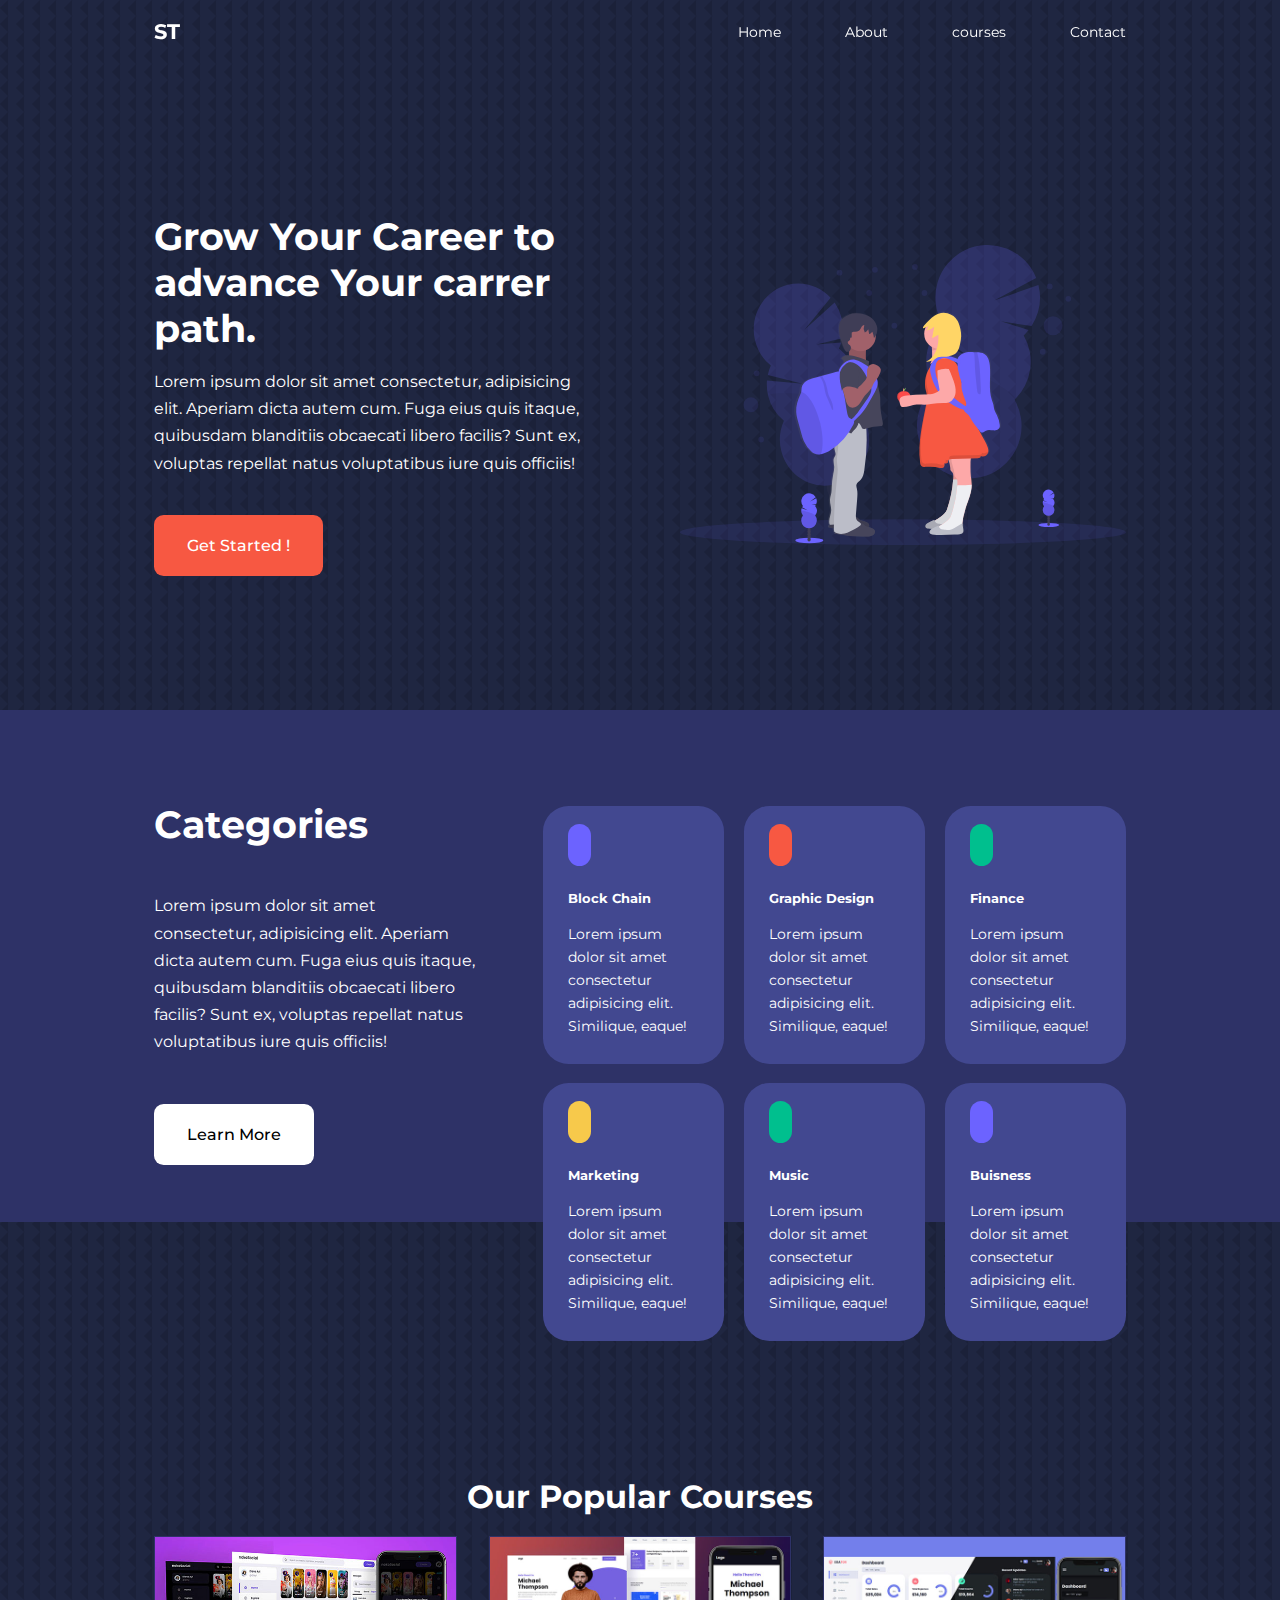
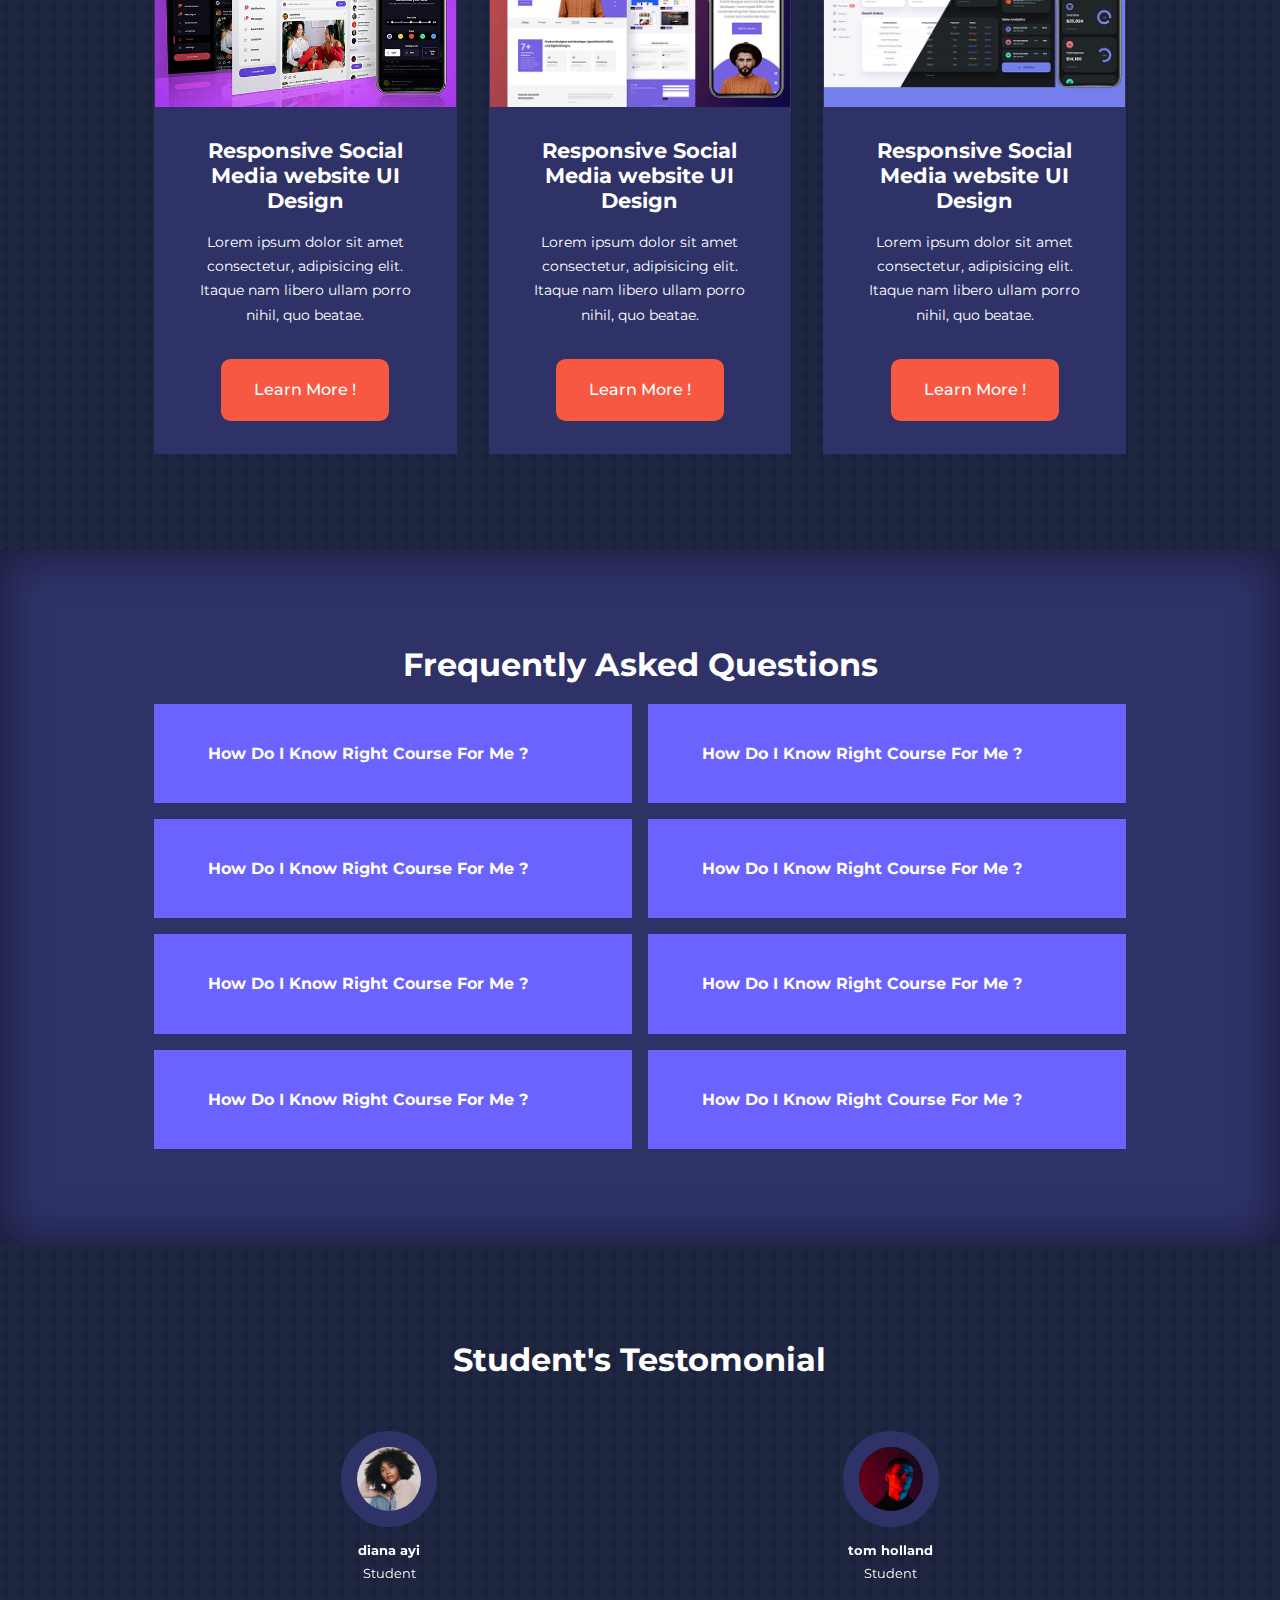
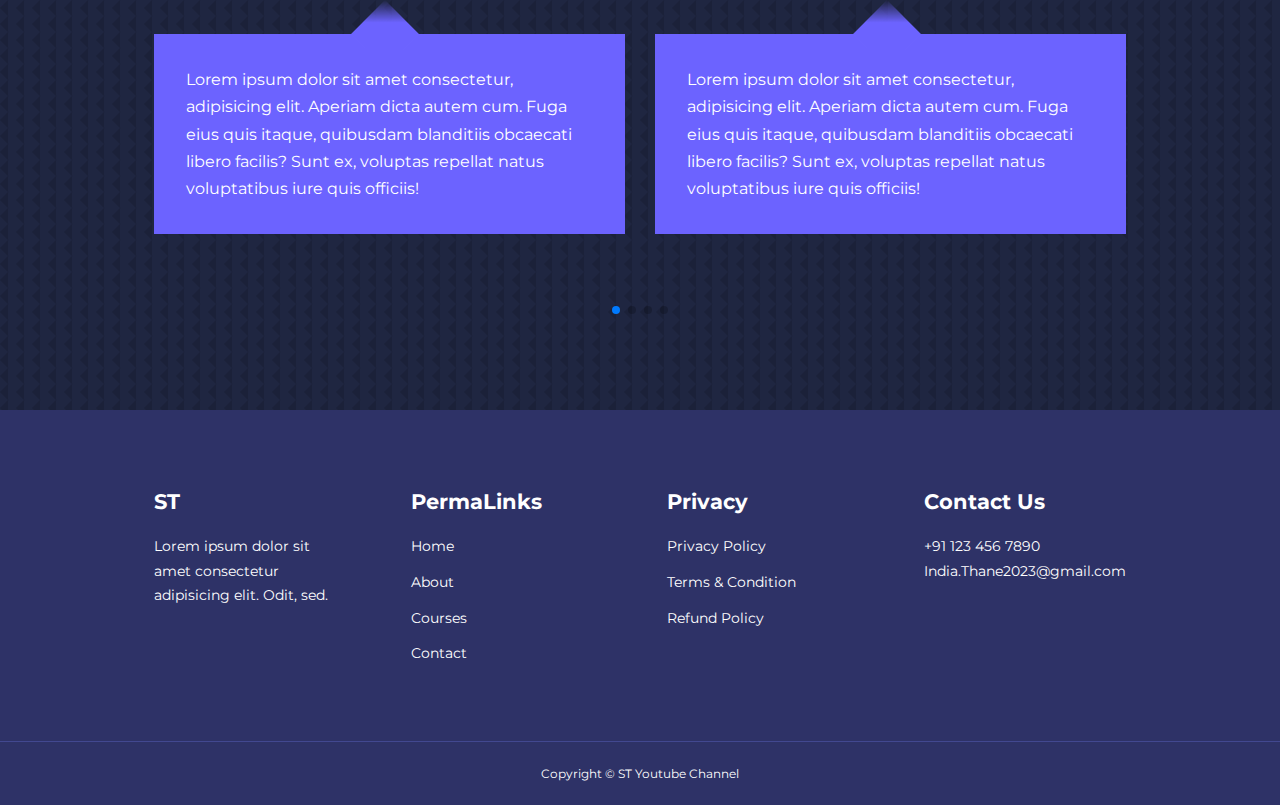
<file: index.html>
<!DOCTYPE html>
<html lang="en">
<head>
    <meta charset="UTF-8">
    <meta name="viewport" content="width=device-width, initial-scale=1.0">
    <title>Responsive Education multi page website</title>
    <link rel="stylesheet" href="./css/style.css">

    <!-- For Icons Used in html -->

    <link rel="stylesheet" href="https://unicons.iconscout.com/release/v4.0.8/css/line.css">

    <!-- Google fonts -->
    <link rel="preconnect" href="https://fonts.googleapis.com">
    <link rel="preconnect" href="https://fonts.gstatic.com" crossorigin>
    <link href="https://fonts.googleapis.com/css2?family=Dosis:wght@300&family=Montserrat:wght@300;400;500;600;700;800;900&display=swap" rel="stylesheet">

    <!-- Swiper js css cdn  -->

    <link rel="stylesheet" href="https://cdn.jsdelivr.net/npm/swiper@10/swiper-bundle.min.css"/>

</head>
<body>
    
    <!-- Nav Bar -->
    <nav>
        <div class="container nav_container">
            <a href="index.html"><h4>ST</h4></a>
            <ul class="nav_menu">
                <li><a href="index.html">Home</a></li>
                <li><a href="./html/about.html">About</a></li>
                <li><a href="./html/courses.html">courses</a></li>
                <li><a href="./html/contact.html">Contact</a></li>
            </ul>
            <button id="open-menu-btn"><i class="uil uil-bars"></i></button>
            <button id="close-menu-btn"><i class="uil uil-multiply"></i></button>
        </div>
    </nav>



    <header>
        <div class="container header_container">

            <div class="header_left">
                <h1>Grow Your Career to advance Your carrer path.</h1>
                <p>Lorem ipsum dolor sit amet consectetur, adipisicing elit. 
                    Aperiam dicta autem cum. Fuga eius quis itaque, quibusdam 
                    blanditiis obcaecati libero facilis? Sunt ex, voluptas repellat
                    natus voluptatibus iure quis officiis!
                </p>
                <a href="./html/courses.html" class="btn btn-primary">Get Started !</a>
            </div>

            <div class="header_right">
                <div class="header_right_img">
                    <img src="./images/header.svg" alt="" loading="lazy">
                </div>
            </div>
        </div>
    </header>



    <section class="categories">  

        <div class="container categories_container">
            <div class="categories_left">
                <h1>Categories</h1>
                <p>Lorem ipsum dolor sit amet consectetur, adipisicing elit. 
                    Aperiam dicta autem cum. Fuga eius quis itaque, quibusdam 
                    blanditiis obcaecati libero facilis? Sunt ex, voluptas repellat
                    natus voluptatibus iure quis officiis!
                </p>
                <a href="#" class="btn">Learn More</a>
            </div>

            <div class="categories_right">
                <article class="category">
                    <span class="category_icon"><i class="uil uil-bitcoin-circle"></i></span>
                    <h5>Block Chain</h5>
                    <p>Lorem ipsum dolor sit amet consectetur adipisicing elit. Similique, eaque!</p>
                </article>

                <article class="category">
                    <span class="category_icon"><i class="uil uil-palette"></i></span>
                    <h5>Graphic Design</h5>
                    <p>Lorem ipsum dolor sit amet consectetur adipisicing elit. Similique, eaque!</p>
                </article>

                <article class="category">
                    <span class="category_icon"><i class="uil uil-usd-circle"></i></span>
                    <h5>Finance</h5>
                    <p>Lorem ipsum dolor sit amet consectetur adipisicing elit. Similique, eaque!</p>
                </article>

                <article class="category">
                    <span class="category_icon"><i class="uil uil-megaphone"></i></span>
                    <h5>Marketing</h5>
                    <p>Lorem ipsum dolor sit amet consectetur adipisicing elit. Similique, eaque!</p>
                </article>

                <article class="category">
                    <span class="category_icon"><i class="uil uil-music"></i></span>
                    <h5>Music</h5>
                    <p>Lorem ipsum dolor sit amet consectetur adipisicing elit. Similique, eaque!</p>
                </article>

                <article class="category">
                    <span class="category_icon"><i class="uil uil-puzzle-piece"></i></span>
                    <h5>Buisness</h5>
                    <p>Lorem ipsum dolor sit amet consectetur adipisicing elit. Similique, eaque!</p>
                </article>
            </div>
        </div>

    </section>


    <section class="courses">

        <h2>Our Popular Courses</h2>
        <div class="container courses_conatainer">

            <article class="course">
                <div class="course_img">
                    <img src="./images/course1.jpg" loading="lazy" alt="">
                </div>
                <div class="course_info">
                    <h4>Responsive Social Media website UI Design</h4>
                    <p>Lorem ipsum dolor sit amet consectetur, adipisicing elit. Itaque nam libero ullam porro nihil, quo beatae.</p>
                    <a href="./html/courses.html" class="btn btn-primary">Learn More !</a>
                </div>
            </article>

            <article class="course">
                <div class="course_img">
                    <img src="./images/course2.jpg" loading="lazy" alt="">
                </div>
                <div class="course_info">
                    <h4>Responsive Social Media website UI Design</h4>
                    <p>Lorem ipsum dolor sit amet consectetur, adipisicing elit. Itaque nam libero ullam porro nihil, quo beatae.</p>
                    <a href="./html/courses.html" class="btn btn-primary">Learn More !</a>
                </div>
            </article>

            <article class="course">
                <div class="course_img">
                    <img src="./images/course3.jpg" loading="lazy" alt="">
                </div>
                <div class="course_info">
                    <h4>Responsive Social Media website UI Design</h4>
                    <p>Lorem ipsum dolor sit amet consectetur, adipisicing elit. Itaque nam libero ullam porro nihil, quo beatae.</p>
                    <a href="./html/courses.html" class="btn btn-primary">Learn More !</a>
                </div>
            </article>

        </div>

    </section>



    <section class="faqs">
        <h2>Frequently Asked Questions </h2>
        <div class="container faqs_container">

            <article class="faq">
                <div class="faq_icon"><i class="uil uil-plus"></i></div>
                <div class="question_answer">
                    <h4>How Do I Know Right Course For Me ?</h4>
                    <p>Lorem ipsum dolor sit amet consectetur, adipisicing elit. 
                        Aperiam dicta autem cum. Fuga eius quis itaque, quibusdam 
                        blanditiis obcaecati libero facilis? Sunt ex, voluptas repellat
                        natus voluptatibus iure quis officiis!
                    </p>
                </div>
            </article>

            <article class="faq">
                <div class="faq_icon"><i class="uil uil-plus"></i></div>
                <div class="question_answer">
                    <h4>How Do I Know Right Course For Me ?</h4>
                    <p>Lorem ipsum dolor sit amet consectetur, adipisicing elit. 
                        Aperiam dicta autem cum. Fuga eius quis itaque, quibusdam 
                        blanditiis obcaecati libero facilis? Sunt ex, voluptas repellat
                        natus voluptatibus iure quis officiis!
                    </p>
                </div>
            </article>

            <article class="faq">
                <div class="faq_icon"><i class="uil uil-plus"></i></div>
                <div class="question_answer">
                    <h4>How Do I Know Right Course For Me ?</h4>
                    <p>Lorem ipsum dolor sit amet consectetur, adipisicing elit. 
                        Aperiam dicta autem cum. Fuga eius quis itaque, quibusdam 
                        blanditiis obcaecati libero facilis? Sunt ex, voluptas repellat
                        natus voluptatibus iure quis officiis!
                    </p>
                </div>
            </article>

            <article class="faq">
                <div class="faq_icon"><i class="uil uil-plus"></i></div>
                <div class="question_answer">
                    <h4>How Do I Know Right Course For Me ?</h4>
                    <p>Lorem ipsum dolor sit amet consectetur, adipisicing elit. 
                        Aperiam dicta autem cum. Fuga eius quis itaque, quibusdam 
                        blanditiis obcaecati libero facilis? Sunt ex, voluptas repellat
                        natus voluptatibus iure quis officiis!
                    </p>
                </div>
            </article>

            <article class="faq">
                <div class="faq_icon"><i class="uil uil-plus"></i></div>
                <div class="question_answer">
                    <h4>How Do I Know Right Course For Me ?</h4>
                    <p>Lorem ipsum dolor sit amet consectetur, adipisicing elit. 
                        Aperiam dicta autem cum. Fuga eius quis itaque, quibusdam 
                        blanditiis obcaecati libero facilis? Sunt ex, voluptas repellat
                        natus voluptatibus iure quis officiis!
                    </p>
                </div>
            </article>

            <article class="faq">
                <div class="faq_icon"><i class="uil uil-plus"></i></div>
                <div class="question_answer">
                    <h4>How Do I Know Right Course For Me ?</h4>
                    <p>Lorem ipsum dolor sit amet consectetur, adipisicing elit. 
                        Aperiam dicta autem cum. Fuga eius quis itaque, quibusdam 
                        blanditiis obcaecati libero facilis? Sunt ex, voluptas repellat
                        natus voluptatibus iure quis officiis!
                    </p>
                </div>
            </article>

            <article class="faq">
                <div class="faq_icon"><i class="uil uil-plus"></i></div>
                <div class="question_answer">
                    <h4>How Do I Know Right Course For Me ?</h4>
                    <p>Lorem ipsum dolor sit amet consectetur, adipisicing elit. 
                        Aperiam dicta autem cum. Fuga eius quis itaque, quibusdam 
                        blanditiis obcaecati libero facilis? Sunt ex, voluptas repellat
                        natus voluptatibus iure quis officiis!
                    </p>
                </div>
            </article>

            <article class="faq">
                <div class="faq_icon"><i class="uil uil-plus"></i></div>
                <div class="question_answer">
                    <h4>How Do I Know Right Course For Me ?</h4>
                    <p>Lorem ipsum dolor sit amet consectetur, adipisicing elit. 
                        Aperiam dicta autem cum. Fuga eius quis itaque, quibusdam 
                        blanditiis obcaecati libero facilis? Sunt ex, voluptas repellat
                        natus voluptatibus iure quis officiis!
                    </p>
                </div>
            </article>

        </div>

    </section>


    <section class="container testomonials_container mySwiper"> 

        <h2>Student's Testomonial</h2>
        <div class="swiper-wrapper">
            <artical class="testomonial swiper-slide">
                <div class="avatar">
                    <img src="./images/avatar1.jpg" loading="lazy" alt="">
                </div>
                <div class="testomonial_info">
                    <h5>diana ayi</h5>
                    <small>Student</small>
                </div>
                <div class="testomonial_body">
                    <p>Lorem ipsum dolor sit amet consectetur, adipisicing elit. 
                        Aperiam dicta autem cum. Fuga eius quis itaque, quibusdam 
                        blanditiis obcaecati libero facilis? Sunt ex, voluptas repellat
                        natus voluptatibus iure quis officiis!
                    </p>
                </div>
            </artical>

            <artical class="testomonial swiper-slide">
                <div class="avatar">
                    <img src="./images/avatar2.jpg" loading="lazy" alt="">
                </div>
                <div class="testomonial_info">
                    <h5>tom holland</h5>
                    <small>Student</small>
                </div>
                <div class="testomonial_body">
                    <p>Lorem ipsum dolor sit amet consectetur, adipisicing elit. 
                        Aperiam dicta autem cum. Fuga eius quis itaque, quibusdam 
                        blanditiis obcaecati libero facilis? Sunt ex, voluptas repellat
                        natus voluptatibus iure quis officiis!
                    </p>
                </div>
            </artical>

            <artical class="testomonial swiper-slide">
                <div class="avatar">
                    <img src="./images/avatar3.jpg" loading="lazy" alt="">
                </div>
                <div class="testomonial_info">
                    <h5>adam crist</h5>
                    <small>Student</small>
                </div>
                <div class="testomonial_body">
                    <p>Lorem ipsum dolor sit amet consectetur, adipisicing elit. 
                        Aperiam dicta autem cum. Fuga eius quis itaque, quibusdam 
                        blanditiis obcaecati libero facilis? Sunt ex, voluptas repellat
                        natus voluptatibus iure quis officiis!
                    </p>
                </div>
            </artical>

            <artical class="testomonial swiper-slide">
                <div class="avatar">
                    <img src="./images/avatar4.jpg" loading="lazy" alt="">
                </div>
                <div class="testomonial_info">
                    <h5>black widow</h5>
                    <small>Student</small>
                </div>
                <div class="testomonial_body">
                    <p>Lorem ipsum dolor sit amet consectetur, adipisicing elit. 
                        Aperiam dicta autem cum. Fuga eius quis itaque, quibusdam 
                        blanditiis obcaecati libero facilis? Sunt ex, voluptas repellat
                        natus voluptatibus iure quis officiis!
                    </p>
                </div>
            </artical>

            <artical class="testomonial swiper-slide">
                <div class="avatar">
                    <img src="./images/avatar5.jpg" loading="lazy" alt="">
                </div>
                <div class="testomonial_info">
                    <h5>super Women</h5>
                    <small>Student</small>
                </div>
                <div class="testomonial_body">
                    <p>Lorem ipsum dolor sit amet consectetur, adipisicing elit. 
                        Aperiam dicta autem cum. Fuga eius quis itaque, quibusdam 
                        blanditiis obcaecati libero facilis? Sunt ex, voluptas repellat
                        natus voluptatibus iure quis officiis!
                    </p>
                </div>
            </artical>
        </div>
        <div class="swiper-pagination"></div>

    </section>



    <footer>

        <div class="container footer_container">
            <div class="footer_1">
                <a href="index.html" class="footer_logo"><h4>ST</h4></a>
                <p>Lorem ipsum dolor sit amet consectetur adipisicing elit. Odit, sed.
                </p>
            </div>

            <div class="footer_2">
                <h4>PermaLinks</h4>
                <ul class="PermaLinks">
                    <li><a href="index.html">Home</a></li>
                    <li><a href="./html/about.html">About</a></li>
                    <li><a href="./html/courses.html">Courses</a></li>
                    <li><a href="./html/contact.html">Contact</a></li>
                </ul>
            </div>

            <div class="footer_3">
                <h4>Privacy</h4>
                <ul class="privacy">
                    <li><a href="#">Privacy Policy</a></li>
                    <li><a href="#">Terms & Condition</a></li>
                    <li><a href="#">Refund Policy</a></li>
                </ul>
            </div>

            <div class="footer_4">
                <h4>Contact Us</h4>
                <div>
                    <p>+91 123 456 7890</p>
                    <p>India.Thane2023@gmail.com</p>
                </div>

                <ul class="footer_social"> 
                    <li><a href="#"><i class="uil uil-facebook-f" style="color:  #1877F2;"></i></a></li>
                    <li><a href="#"><i class="uil uil-instagram-alt" style="color: #E4405F;"></i></a></li>
                    <li><a href="#"><i class="uil uil-twitter" style="color: #1DA1F2;"></i></a></li>
                    <li><a href="#"><i class="uil uil-linkedin-alt" style="color: #0A66C2 ;"></i></a></li>
                </ul>
            </div>

        </div>

        <div class="footer_copyright">
            <small>Copyright &copy; ST Youtube Channel</small>
        </div>

    </footer>



    <!-- JS Links And Scripts For Swiper JS -->


    <script src="./js/main.js"></script>
    <script src="https://cdn.jsdelivr.net/npm/swiper@10/swiper-bundle.min.js"></script> 
    <script>
        
        // for Swiper JS

        var swiper = new Swiper(".mySwiper",
        {
            slidesPerView: 1,
            spaceBetween: 30,
            pagination: 
            {
                el: ".swiper-pagination",
                clickable: true,
            },

            // when windows widht is >=600px

            breakpoints :
            {
                600 : 
                {
                    slidesPerView : 2,
                }
            }
        });
    </script>
</body>
</html>
</file>
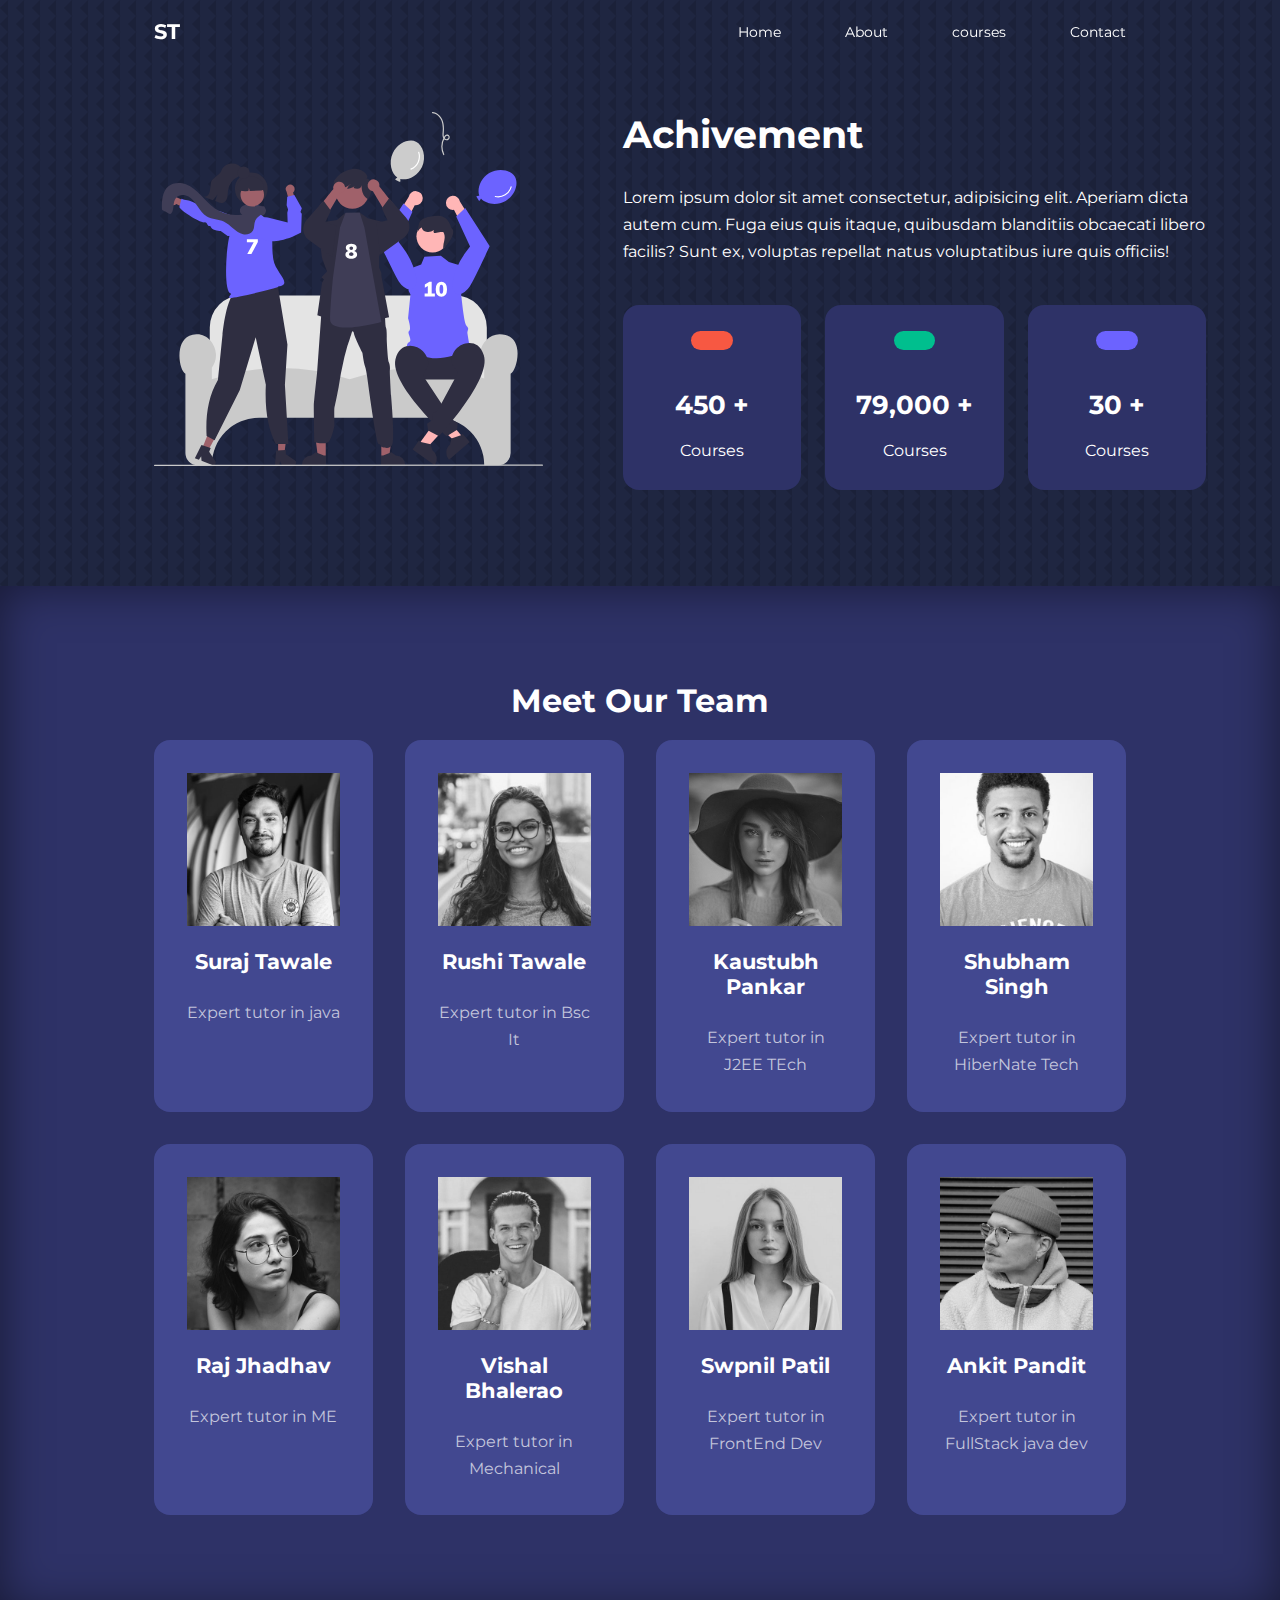
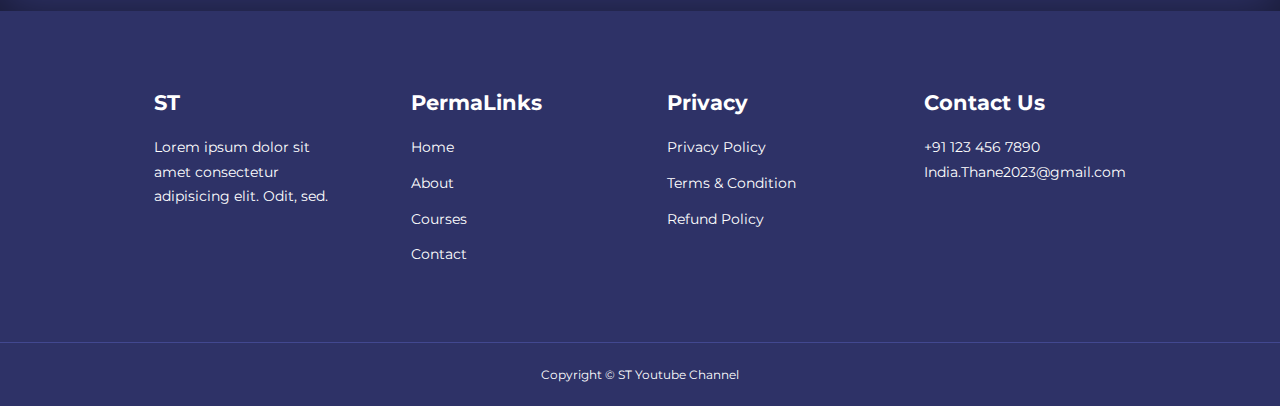
<file: html/about.html>
<!DOCTYPE html>
<html lang="en">
<head>
    <meta charset="UTF-8">
    <meta name="viewport" content="width=device-width, initial-scale=1.0">
    <title>Responsive Education multi page website</title>
    <link rel="stylesheet" href="../css/style.css">
    <link rel="stylesheet" href="../css/about.css">

    <!-- For Icons Used in html -->

    <link rel="stylesheet" href="https://unicons.iconscout.com/release/v4.0.8/css/line.css">

    <!-- Google fonts -->
    <link rel="preconnect" href="https://fonts.googleapis.com">
    <link rel="preconnect" href="https://fonts.gstatic.com" crossorigin>
    <link href="https://fonts.googleapis.com/css2?family=Dosis:wght@300&family=Montserrat:wght@300;400;500;600;700;800;900&display=swap" rel="stylesheet">

</head>
<body>
    
    <!-- Nav Bar -->
    <nav>
        <div class="container nav_container">
            <a href="index.html"><h4>ST</h4></a>
            <ul class="nav_menu">
                <li><a href="../index.html">Home</a></li>
                <li><a href="about.html">About</a></li>
                <li><a href="courses.html">courses</a></li>
                <li><a href="contact.html">Contact</a></li>
            </ul>
            <button id="open-menu-btn"><i class="uil uil-bars"></i></button>
            <button id="close-menu-btn"><i class="uil uil-multiply"></i></button>
        </div>
    </nav>



    <section class="about_achive">

        <div class="container about_achive-container">
            <div class="about_achive-left">
                <img src="../images/about achievements.svg" loading="lazy" alt="">
            </div>

            <div class="about_achive-right">
                <h1>Achivement</h1>
                <p>Lorem ipsum dolor sit amet consectetur, adipisicing elit. 
                    Aperiam dicta autem cum. Fuga eius quis itaque, quibusdam 
                    blanditiis obcaecati libero facilis? Sunt ex, voluptas repellat
                    natus voluptatibus iure quis officiis!
                </p>
                <div class="achive_cards">
                    <article class="achive_card">
                        <span class="achive-icon">
                            <i class="uil uil-video"></i>
                        </span>
                        <h3>450 +</h3>
                        <p>Courses</p>
                    </article>

                    <article class="achive_card">
                        <span class="achive-icon">
                            <i class="uil uil-users-alt"></i>
                        </span>
                        <h3>79,000 +</h3>
                        <p>Courses</p>
                    </article>

                    <article class="achive_card">
                        <span class="achive-icon">
                            <i class="uil uil-trophy"></i>
                        </span>
                        <h3>30 +</h3>
                        <p>Courses</p>
                    </article>
                </div>
            </div>
        </div>

    </section>




    <section class="team">

        <h2>Meet Our Team</h2>
        <div class="container team_container">
            <article class="team-member">
                <div class="team-member-img">
                    <img src="../images/tm1.jpg" loading="lazy" alt="">
                </div>
                <div class="team-member-info">
                    <h4>Suraj Tawale</h4>
                    <p>Expert tutor in java</p>
                </div>
                <div class="team-member-socials">
                    <a href="https://instagram.com" target="_blank"><i class="uil uil-instagram-alt" style="color: #E4405F;"></i></a>   
                    <a href="https://twitter.com" target="_blank"><i class="uil uil-twitter" style="color: #1DA1F2;"></i></a> 
                    <a href="https://linkedin.com" target="_blank"><i class="uil uil-linkedin-alt" style="color: #0A66C2 ;"></i></a>   
                </div>
            </article>

            <article class="team-member">
                <div class="team-member-img">
                    <img src="../images/tm2.jpg" loading="lazy" alt="">
                </div>
                <div class="team-member-info">
                    <h4>Rushi Tawale</h4>
                    <p>Expert tutor in Bsc It</p>
                </div>
                <div class="team-member-socials">
                    <a href="https://instagram.com" target="_blank"><i class="uil uil-instagram-alt" style="color: #E4405F;"></i></a>   
                    <a href="https://twitter.com" target="_blank"><i class="uil uil-twitter" style="color: #1DA1F2;"></i></a> 
                    <a href="https://linkedin.com" target="_blank"><i class="uil uil-linkedin-alt" style="color: #0A66C2 ;"></i></a>   
                </div>
            </article>

            <article class="team-member">
                <div class="team-member-img">
                    <img src="../images/tm3.jpg" loading="lazy" alt="">
                </div>
                <div class="team-member-info">
                    <h4>Kaustubh Pankar</h4>
                    <p>Expert tutor in J2EE TEch</p>
                </div>
                <div class="team-member-socials">
                    <a href="https://instagram.com" target="_blank"><i class="uil uil-instagram-alt" style="color: #E4405F;"></i></a>   
                    <a href="https://twitter.com" target="_blank"><i class="uil uil-twitter" style="color: #1DA1F2;"></i></a> 
                    <a href="https://linkedin.com" target="_blank"><i class="uil uil-linkedin-alt" style="color: #0A66C2 ;"></i></a>   
                </div>
            </article>

            <article class="team-member">
                <div class="team-member-img">
                    <img src="../images/tm4.jpg" loading="lazy" alt="">
                </div>
                <div class="team-member-info">
                    <h4>Shubham Singh</h4>
                    <p>Expert tutor in HiberNate Tech</p>
                </div>
                <div class="team-member-socials">
                    <a href="https://instagram.com" target="_blank"><i class="uil uil-instagram-alt" style="color: #E4405F;"></i></a>   
                    <a href="https://twitter.com" target="_blank"><i class="uil uil-twitter" style="color: #1DA1F2;"></i></a> 
                    <a href="https://linkedin.com" target="_blank"><i class="uil uil-linkedin-alt" style="color: #0A66C2 ;"></i></a>   
                </div>
            </article>

            <article class="team-member">
                <div class="team-member-img">
                    <img src="../images/tm5.jpg" loading="lazy" alt="">
                </div>
                <div class="team-member-info">
                    <h4>Raj Jhadhav</h4>
                    <p>Expert tutor in ME</p>
                </div>
                <div class="team-member-socials">
                    <a href="https://instagram.com" target="_blank"><i class="uil uil-instagram-alt" style="color: #E4405F;"></i></a>   
                    <a href="https://twitter.com" target="_blank"><i class="uil uil-twitter" style="color: #1DA1F2;"></i></a> 
                    <a href="https://linkedin.com" target="_blank"><i class="uil uil-linkedin-alt" style="color: #0A66C2 ;"></i></a>   
                </div>
            </article>

            <article class="team-member">
                <div class="team-member-img">
                    <img src="../images/tm6.jpg" loading="lazy" alt="">
                </div>
                <div class="team-member-info">
                    <h4>Vishal Bhalerao</h4>
                    <p>Expert tutor in Mechanical</p>
                </div>
                <div class="team-member-socials">
                    <a href="https://instagram.com" target="_blank"><i class="uil uil-instagram-alt" style="color: #E4405F;"></i></a>   
                    <a href="https://twitter.com" target="_blank"><i class="uil uil-twitter" style="color: #1DA1F2;"></i></a> 
                    <a href="https://linkedin.com" target="_blank"><i class="uil uil-linkedin-alt" style="color: #0A66C2 ;"></i></a>   
                </div>
            </article>

            <article class="team-member">
                <div class="team-member-img">
                    <img src="../images/tm7.jpg" loading="lazy" alt="">
                </div>
                <div class="team-member-info">
                    <h4>Swpnil Patil</h4>
                    <p>Expert tutor in FrontEnd Dev</p>
                </div>
                <div class="team-member-socials">
                    <a href="https://instagram.com" target="_blank"><i class="uil uil-instagram-alt" style="color: #E4405F;"></i></a>   
                    <a href="https://twitter.com" target="_blank"><i class="uil uil-twitter" style="color: #1DA1F2;"></i></a> 
                    <a href="https://linkedin.com" target="_blank"><i class="uil uil-linkedin-alt" style="color: #0A66C2 ;"></i></a>   
                </div>
            </article>

            <article class="team-member">
                <div class="team-member-img">
                    <img src="../images/tm8.jpg" loading="lazy" alt="">
                </div>
                <div class="team-member-info">
                    <h4>Ankit Pandit</h4>
                    <p>Expert tutor in FullStack java dev</p>
                </div>
                <div class="team-member-socials">
                    <a href="https://instagram.com" target="_blank"><i class="uil uil-instagram-alt" style="color: #E4405F;"></i></a>   
                    <a href="https://twitter.com" target="_blank"><i class="uil uil-twitter" style="color: #1DA1F2;"></i></a> 
                    <a href="https://linkedin.com" target="_blank"><i class="uil uil-linkedin-alt" style="color: #0A66C2 ;"></i></a>   
                </div>
            </article>
        </div>

    </section>

    
 
    <footer>

        <div class="container footer_container">
            <div class="footer_1">
                <a href="index.html" class="footer_logo"><h4>ST</h4></a>
                <p>Lorem ipsum dolor sit amet consectetur adipisicing elit. Odit, sed.
                </p>
            </div>

            <div class="footer_2">
                <h4>PermaLinks</h4>
                <ul class="PermaLinks">
                    <li><a href="index.html">Home</a></li>
                    <li><a href="./html/about.html">About</a></li>
                    <li><a href="./html/courses.html">Courses</a></li>
                    <li><a href="./html/contact.html">Contact</a></li>
                </ul>
            </div>

            <div class="footer_3">
                <h4>Privacy</h4>
                <ul class="privacy">
                    <li><a href="#">Privacy Policy</a></li>
                    <li><a href="#">Terms & Condition</a></li>
                    <li><a href="#">Refund Policy</a></li>
                </ul>
            </div>

            <div class="footer_4">
                <h4>Contact Us</h4>
                <div>
                    <p>+91 123 456 7890</p>
                    <p>India.Thane2023@gmail.com</p>
                </div>

                <ul class="footer_social"> 
                    <li><a href="#"><i class="uil uil-facebook-f" style="color:  #1877F2;"></i></a></li>
                    <li><a href="#"><i class="uil uil-instagram-alt" style="color: #E4405F;"></i></a></li>
                    <li><a href="#"><i class="uil uil-twitter" style="color: #1DA1F2;"></i></a></li>
                    <li><a href="#"><i class="uil uil-linkedin-alt" style="color: #0A66C2 ;"></i></a></li>
                </ul>
            </div>

        </div>

        <div class="footer_copyright">
            <small>Copyright &copy; ST Youtube Channel</small>
        </div>

    </footer>


    <script src="../js/main.js"></script>
</body>
</html>
</file>
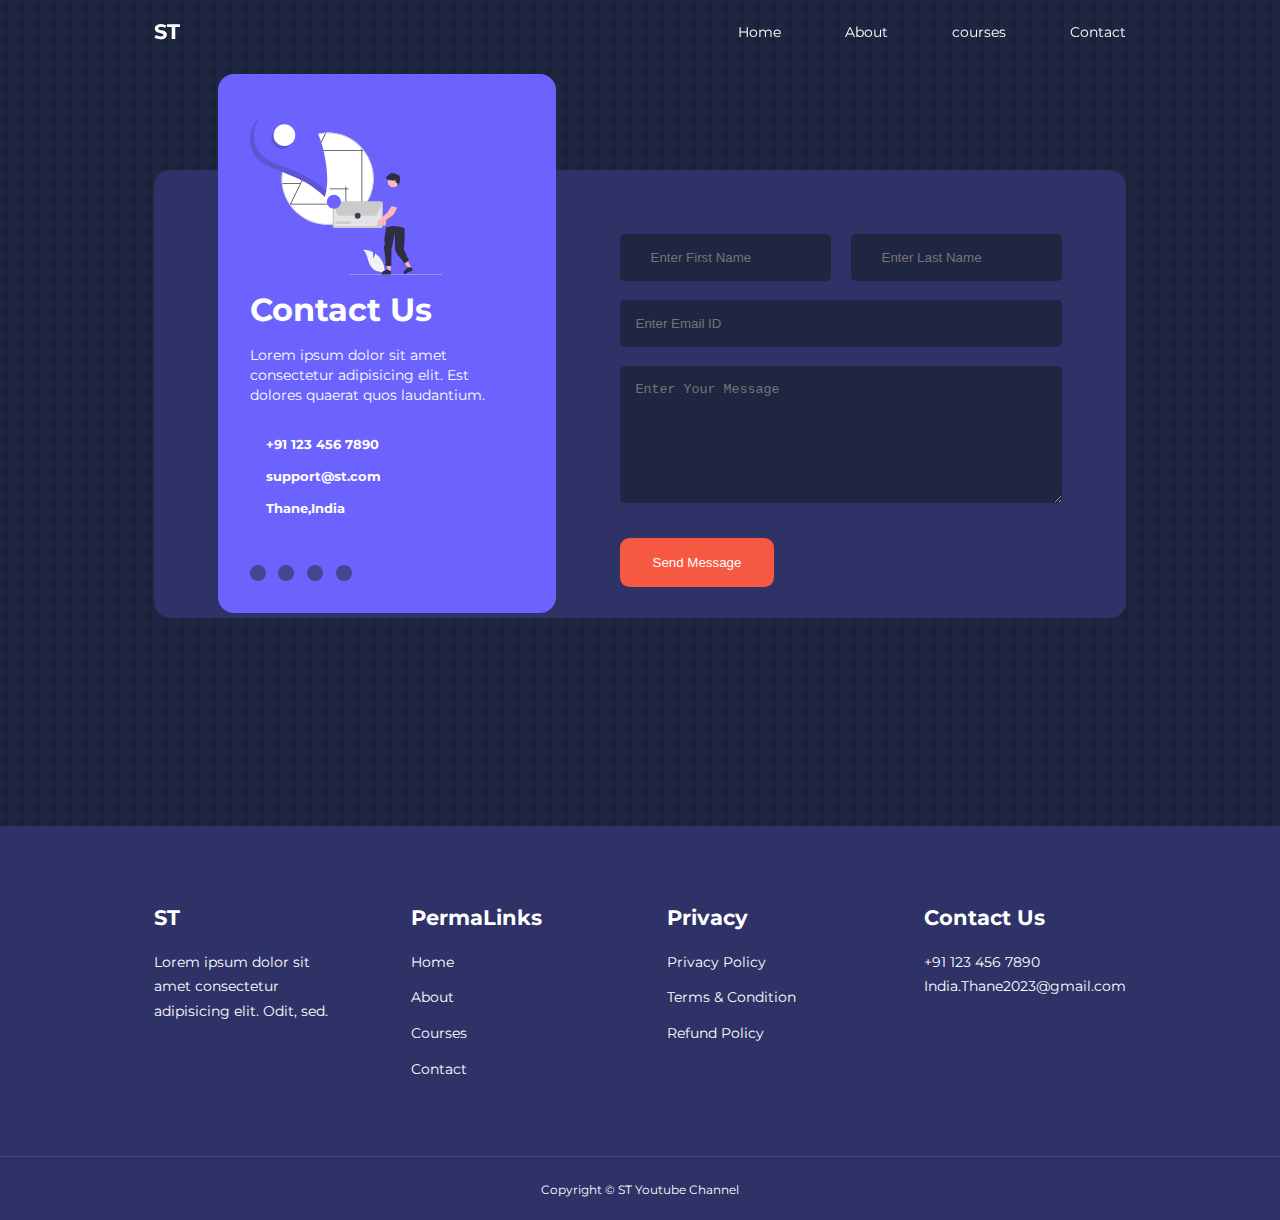
<file: html/contact.html>
<!DOCTYPE html>
<html lang="en">
<head>
    <meta charset="UTF-8">
    <meta name="viewport" content="width=device-width, initial-scale=1.0">
    <title>Responsive Education multi page website</title>
    <link rel="stylesheet" href="../css/style.css">
    <link rel="stylesheet" href="../css/contact.css">

    <!-- For Icons Used in html -->

    <link rel="stylesheet" href="https://unicons.iconscout.com/release/v4.0.8/css/line.css">

    <!-- Google fonts -->
    <link rel="preconnect" href="https://fonts.googleapis.com">
    <link rel="preconnect" href="https://fonts.gstatic.com" crossorigin>
    <link href="https://fonts.googleapis.com/css2?family=Dosis:wght@300&family=Montserrat:wght@300;400;500;600;700;800;900&display=swap" rel="stylesheet">

</head>
<body>
    
    <!-- Nav Bar -->
    <nav>
        <div class="container nav_container">
            <a href="index.html"><h4>ST</h4></a>
            <ul class="nav_menu">
                <li><a href="../index.html">Home</a></li>
                <li><a href="about.html">About</a></li>
                <li><a href="courses.html">courses</a></li>
                <li><a href="contact.html">Contact</a></li>
            </ul>
            <button id="open-menu-btn"><i class="uil uil-bars"></i></button>
            <button id="close-menu-btn"><i class="uil uil-multiply"></i></button>
        </div>
    </nav>


    <section class="contact">

        <div class="container contact-container">
            <aside class="contact-aside">
                <div class="contact-img">
                    <img src="../images/contact.svg" loading="lazy" alt="">
                </div>
                <h2>Contact Us</h2>
                <p>
                    Lorem ipsum dolor sit amet consectetur adipisicing elit. Est dolores quaerat quos laudantium.
                </p>
                <ul class="contact-details">
                    <li>
                        <i class="uil uil-phone-times"></i>
                        <h5>+91 123 456 7890</h5>
                    </li>
                    <li>
                        <i class="uil uil-envelope"></i>
                        <h5>support@st.com</h5>
                    </li>
                    <li>
                        <i class="uil uil-location-point"></i>
                        <h5>Thane,India</h5>
                    </li>
                </ul>

                <ul class="contact-socials">
                    <a href="https://facebook.com" target="_blank"><i class="uil uil-facebook-f" ></i></a>
                    <a href="https://instagram.com" target="_blank"><i class="uil uil-instagram-alt"></i></a>   
                    <a href="https://twitter.com" target="_blank"><i class="uil uil-twitter"></i></a> 
                    <a href="https://linkedin.com" target="_blank"><i class="uil uil-linkedin-alt"></i></a> 
                </ul>
            </aside>

            <form action="https://formspree.io/f/mrgwqzyj"  method="POST">
                <div class="form-name">
                    <input type="text" name="First Name" placeholder="Enter First Name" required>
                    <input type="text" name="Last Name" placeholder="Enter Last Name" required>
                </div>
                <input type="email" name="Email Address" id="" placeholder="Enter Email ID" required>
                <textarea name="Message" id="" cols="30" rows="7" required placeholder="Enter Your Message"></textarea>
                <button type="submit" class="btn btn-primary">Send Message</button>
            </form>

        </div>

    </section>


    <footer>

        <div class="container footer_container">
            <div class="footer_1">
                <a href="index.html" class="footer_logo"><h4>ST</h4></a>
                <p>Lorem ipsum dolor sit amet consectetur adipisicing elit. Odit, sed.
                </p>
            </div>

            <div class="footer_2">
                <h4>PermaLinks</h4>
                <ul class="PermaLinks">
                    <li><a href="index.html">Home</a></li>
                    <li><a href="./html/about.html">About</a></li>
                    <li><a href="./html/courses.html">Courses</a></li>
                    <li><a href="./html/contact.html">Contact</a></li>
                </ul>
            </div>

            <div class="footer_3">
                <h4>Privacy</h4>
                <ul class="privacy">
                    <li><a href="#">Privacy Policy</a></li>
                    <li><a href="#">Terms & Condition</a></li>
                    <li><a href="#">Refund Policy</a></li>
                </ul>
            </div>

            <div class="footer_4">
                <h4>Contact Us</h4>
                <div>
                    <p>+91 123 456 7890</p>
                    <p>India.Thane2023@gmail.com</p>
                </div>

                <ul class="footer_social"> 
                    <li><a href="#"><i class="uil uil-facebook-f" style="color:  #1877F2;"></i></a></li>
                    <li><a href="#"><i class="uil uil-instagram-alt" style="color: #E4405F;"></i></a></li>
                    <li><a href="#"><i class="uil uil-twitter" style="color: #1DA1F2;"></i></a></li>
                    <li><a href="#"><i class="uil uil-linkedin-alt" style="color: #0A66C2 ;"></i></a></li>
                </ul>
            </div>

        </div>

        <div class="footer_copyright">
            <small>Copyright &copy; ST Youtube Channel</small>
        </div>

    </footer>


    <script src="../js/main.js"></script>
</body>
</html>
</file>
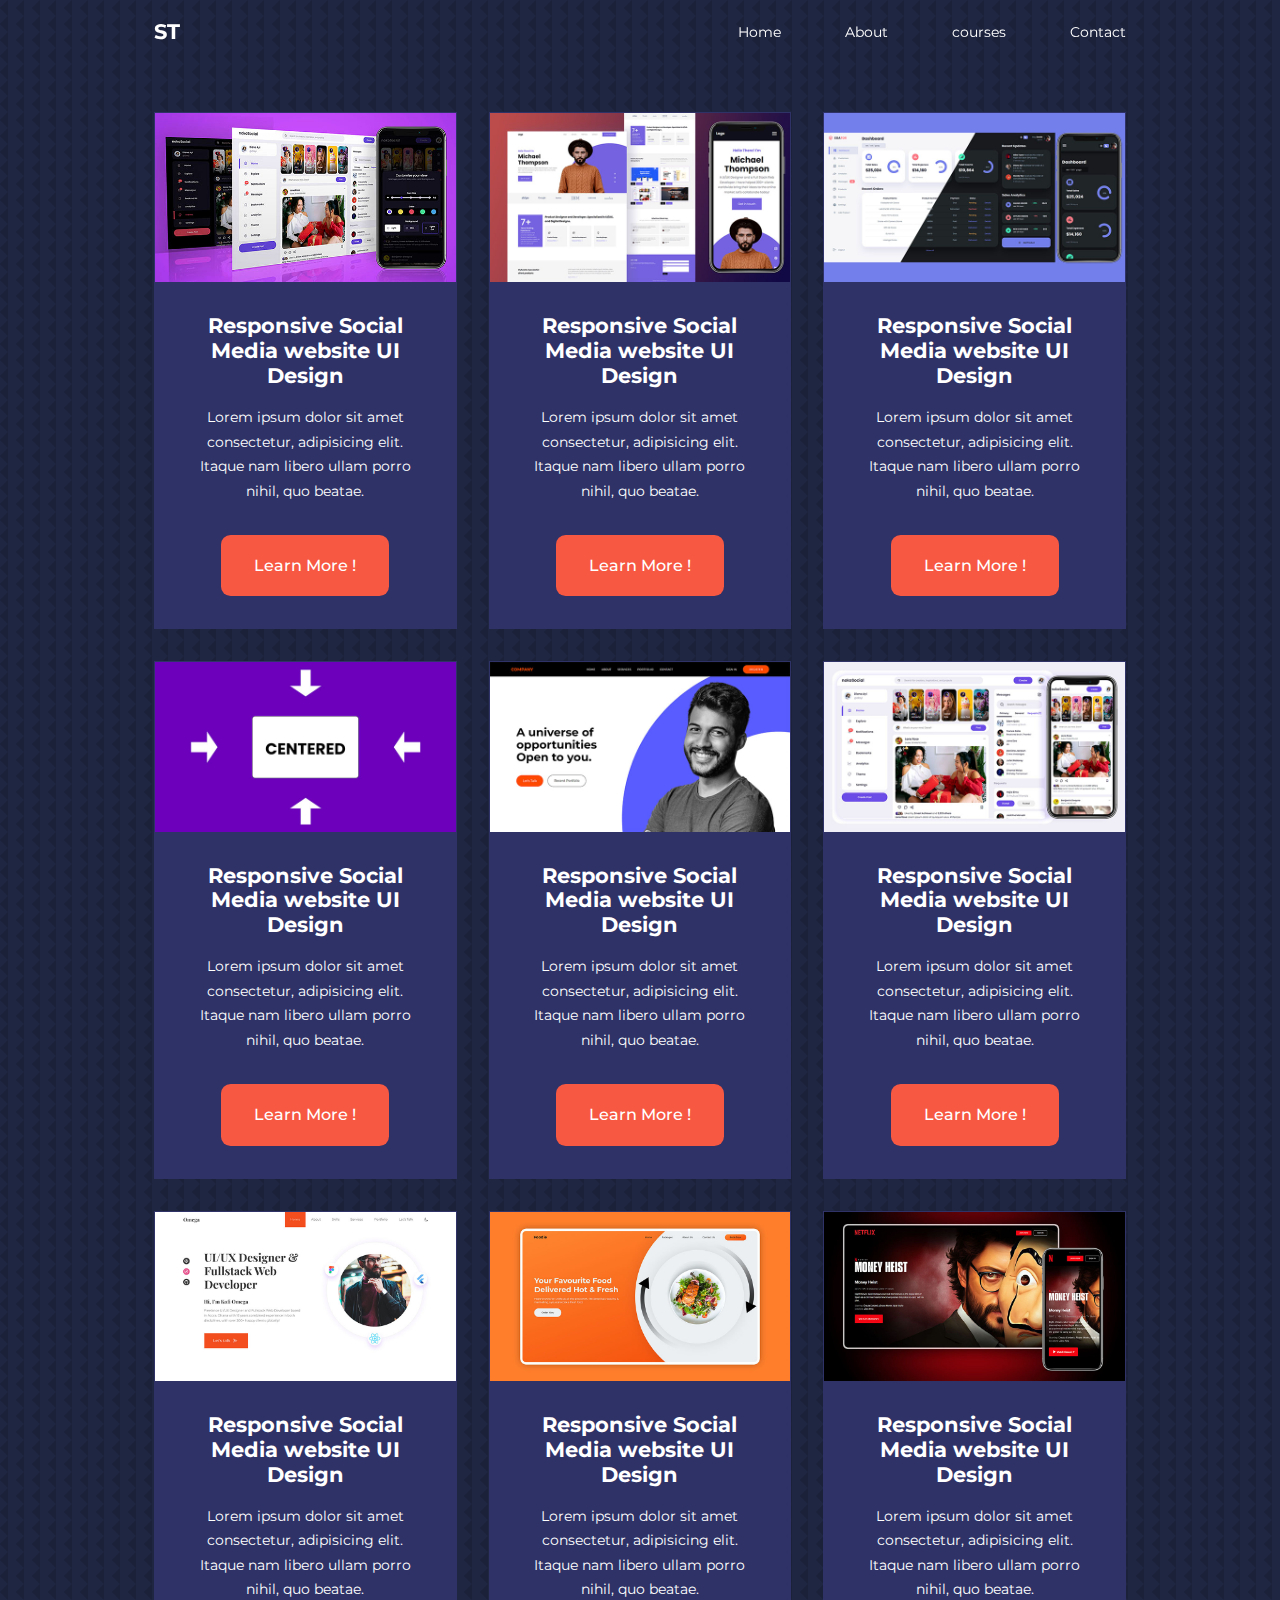
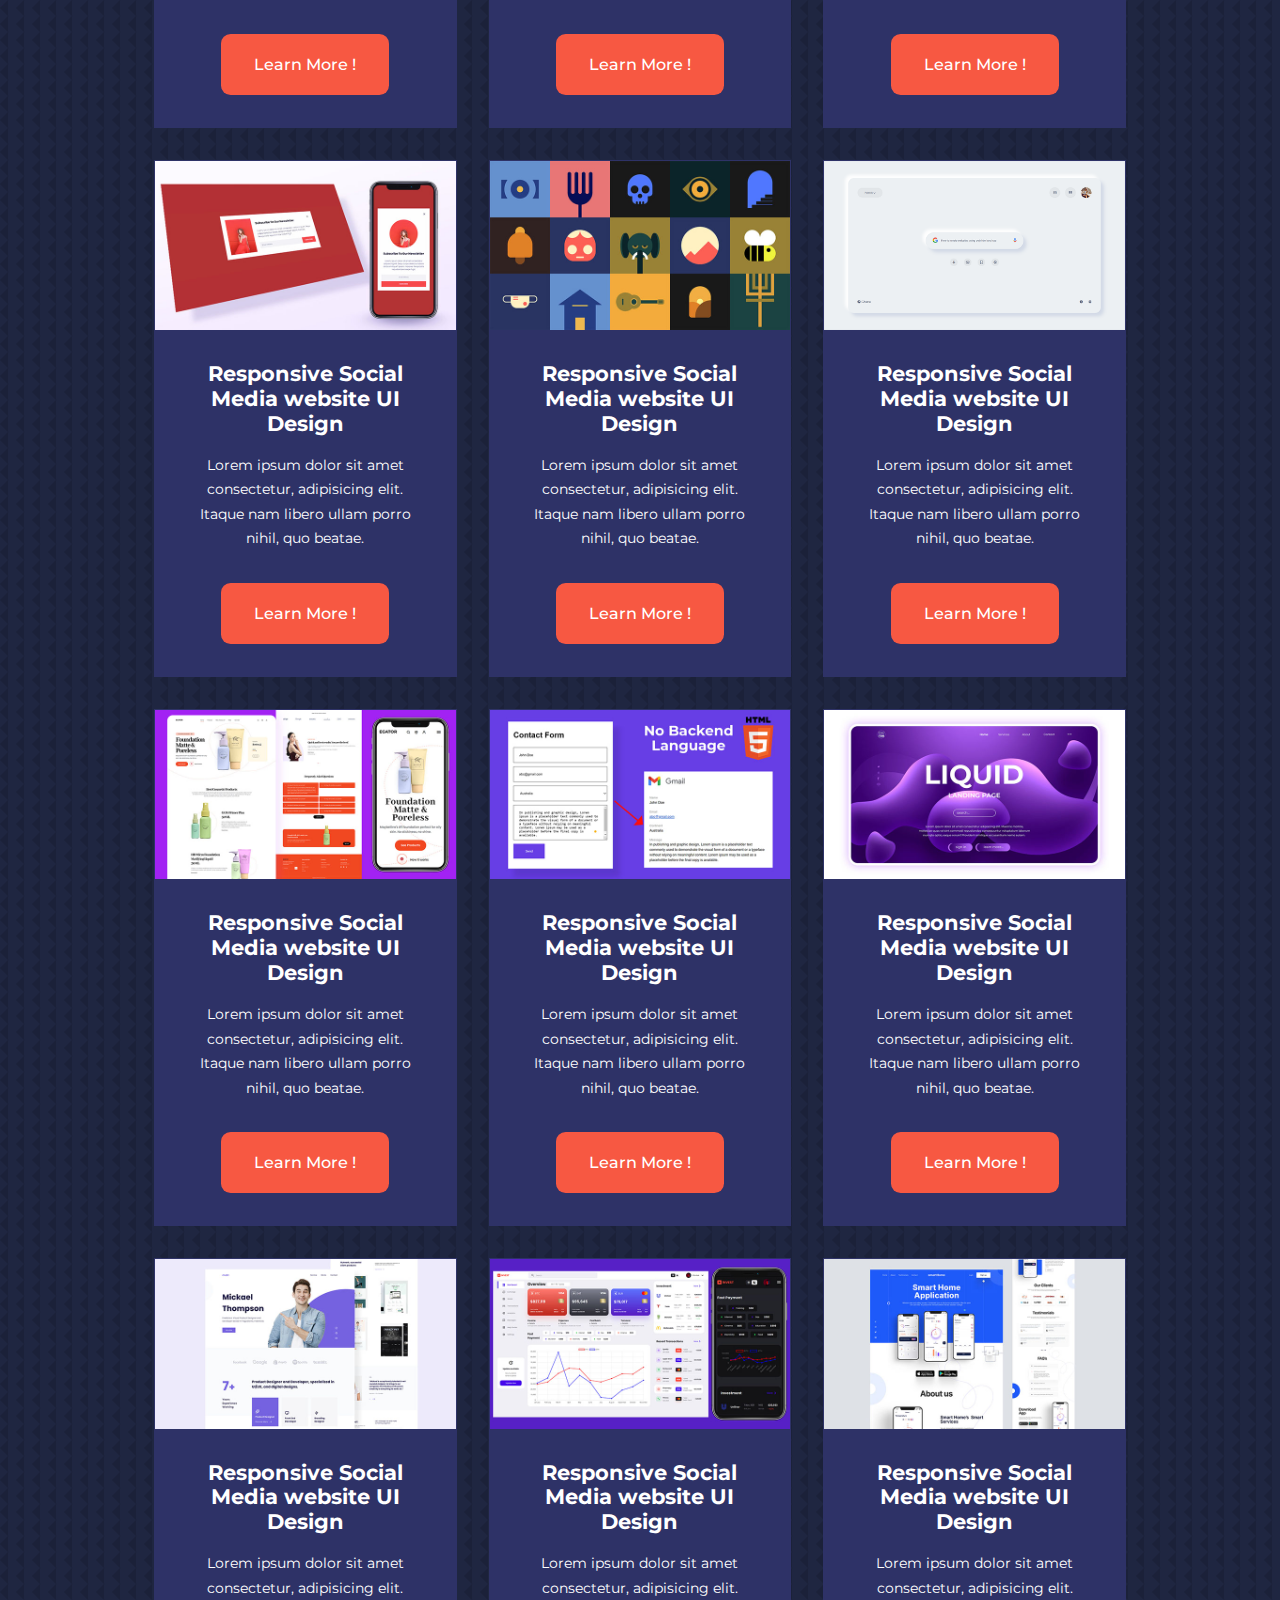
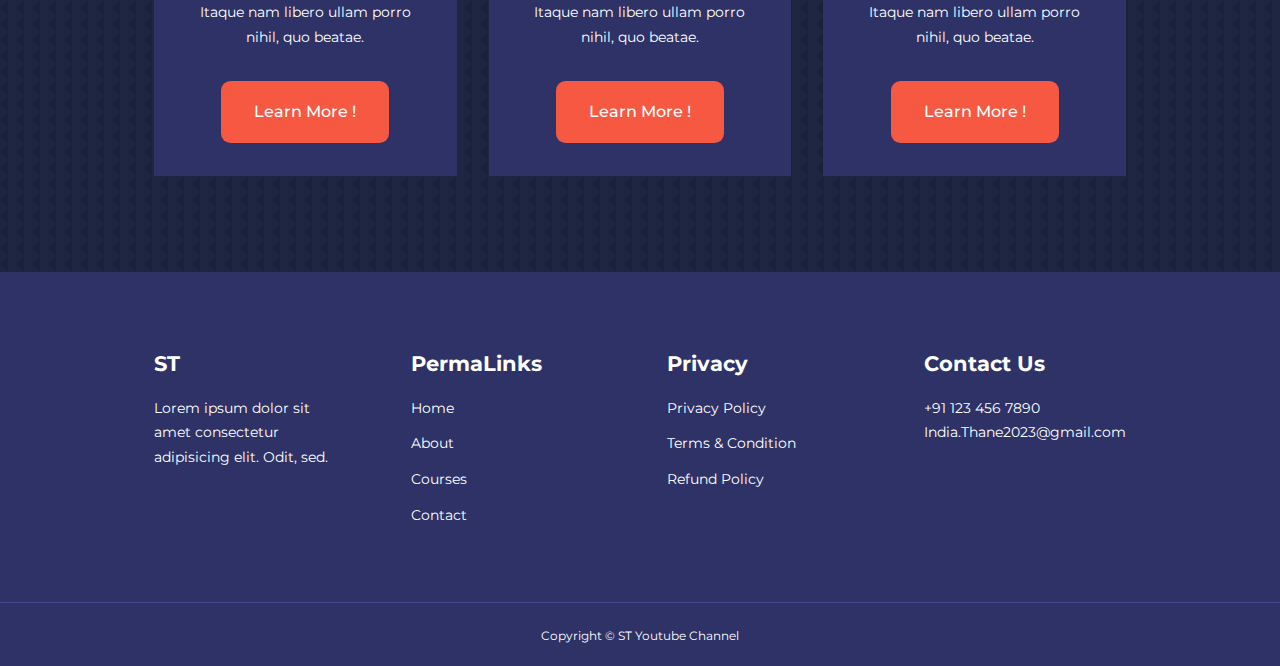
<file: html/courses.html>
<!DOCTYPE html>
<html lang="en">
<head>
    <meta charset="UTF-8">
    <meta name="viewport" content="width=device-width, initial-scale=1.0">
    <title>Responsive Education multi page website</title>
    <link rel="stylesheet" href="../css/style.css">

    <!-- For Icons Used in html -->

    <link rel="stylesheet" href="https://unicons.iconscout.com/release/v4.0.8/css/line.css">

    <!-- Google fonts -->
    <link rel="preconnect" href="https://fonts.googleapis.com">
    <link rel="preconnect" href="https://fonts.gstatic.com" crossorigin>
    <link href="https://fonts.googleapis.com/css2?family=Dosis:wght@300&family=Montserrat:wght@300;400;500;600;700;800;900&display=swap" rel="stylesheet">

</head>
<body>
    
    <!-- Nav Bar -->
    <nav>
        <div class="container nav_container">
            <a href="index.html"><h4>ST</h4></a>
            <ul class="nav_menu">
                <li><a href="../index.html">Home</a></li>
                <li><a href="about.html">About</a></li>
                <li><a href="courses.html">courses</a></li>
                <li><a href="contact.html">Contact</a></li>
            </ul>
            <button id="open-menu-btn"><i class="uil uil-bars"></i></button>
            <button id="close-menu-btn"><i class="uil uil-multiply"></i></button>
        </div>
    </nav>


    <section class="courses" style="margin-top: 1rem;">

        <div class="container courses_conatainer">

            <article class="course">
                <div class="course_img">
                    <img src="../images/course1.jpg" loading="lazy" alt="">
                </div>
                <div class="course_info">
                    <h4>Responsive Social Media website UI Design</h4>
                    <p>Lorem ipsum dolor sit amet consectetur, adipisicing elit. Itaque nam libero ullam porro nihil, quo beatae.</p>
                    <a href="./courses.html" class="btn btn-primary">Learn More !</a>
                </div>
            </article>

            <article class="course">
                <div class="course_img">
                    <img src="../images/course2.jpg" loading="lazy" alt="">
                </div>
                <div class="course_info">
                    <h4>Responsive Social Media website UI Design</h4>
                    <p>Lorem ipsum dolor sit amet consectetur, adipisicing elit. Itaque nam libero ullam porro nihil, quo beatae.</p>
                    <a href="./courses.html" class="btn btn-primary">Learn More !</a>
                </div>
            </article>

            <article class="course">
                <div class="course_img">
                    <img src="../images/course3.jpg" loading="lazy" alt="">
                </div>
                <div class="course_info">
                    <h4>Responsive Social Media website UI Design</h4>
                    <p>Lorem ipsum dolor sit amet consectetur, adipisicing elit. Itaque nam libero ullam porro nihil, quo beatae.</p>
                    <a href="./courses.html" class="btn btn-primary">Learn More !</a>
                </div>
            </article>

            <article class="course">
                <div class="course_img">
                    <img src="../images/course4.jpg" loading="lazy" alt="">
                </div>
                <div class="course_info">
                    <h4>Responsive Social Media website UI Design</h4>
                    <p>Lorem ipsum dolor sit amet consectetur, adipisicing elit. Itaque nam libero ullam porro nihil, quo beatae.</p>
                    <a href="./courses.html" class="btn btn-primary">Learn More !</a>
                </div>
            </article>

            <article class="course">
                <div class="course_img">
                    <img src="../images/course5.jpg" loading="lazy" alt="">
                </div>
                <div class="course_info">
                    <h4>Responsive Social Media website UI Design</h4>
                    <p>Lorem ipsum dolor sit amet consectetur, adipisicing elit. Itaque nam libero ullam porro nihil, quo beatae.</p>
                    <a href="./courses.html" class="btn btn-primary">Learn More !</a>
                </div>
            </article>

            <article class="course">
                <div class="course_img">
                    <img src="../images/course6.jpg" loading="lazy" alt="">
                </div>
                <div class="course_info">
                    <h4>Responsive Social Media website UI Design</h4>
                    <p>Lorem ipsum dolor sit amet consectetur, adipisicing elit. Itaque nam libero ullam porro nihil, quo beatae.</p>
                    <a href="./courses.html" class="btn btn-primary">Learn More !</a>
                </div>
            </article>

            <article class="course">
                <div class="course_img">
                    <img src="../images/course7.jpg" loading="lazy" alt="">
                </div>
                <div class="course_info">
                    <h4>Responsive Social Media website UI Design</h4>
                    <p>Lorem ipsum dolor sit amet consectetur, adipisicing elit. Itaque nam libero ullam porro nihil, quo beatae.</p>
                    <a href="./courses.html" class="btn btn-primary">Learn More !</a>
                </div>
            </article>

            <article class="course">
                <div class="course_img">
                    <img src="../images/course8.jpg" loading="lazy" alt="">
                </div>
                <div class="course_info">
                    <h4>Responsive Social Media website UI Design</h4>
                    <p>Lorem ipsum dolor sit amet consectetur, adipisicing elit. Itaque nam libero ullam porro nihil, quo beatae.</p>
                    <a href="./courses.html" class="btn btn-primary">Learn More !</a>
                </div>
            </article>

            <article class="course">
                <div class="course_img">
                    <img src="../images/course9.jpg" loading="lazy" alt="">
                </div>
                <div class="course_info">
                    <h4>Responsive Social Media website UI Design</h4>
                    <p>Lorem ipsum dolor sit amet consectetur, adipisicing elit. Itaque nam libero ullam porro nihil, quo beatae.</p>
                    <a href="./courses.html" class="btn btn-primary">Learn More !</a>
                </div>
            </article>

            <article class="course">
                <div class="course_img">
                    <img src="../images/course10.jpg" loading="lazy" alt="">
                </div>
                <div class="course_info">
                    <h4>Responsive Social Media website UI Design</h4>
                    <p>Lorem ipsum dolor sit amet consectetur, adipisicing elit. Itaque nam libero ullam porro nihil, quo beatae.</p>
                    <a href="./courses.html" class="btn btn-primary">Learn More !</a>
                </div>
            </article>

            <article class="course">
                <div class="course_img">
                    <img src="../images/course11.jpg" loading="lazy" alt="">
                </div>
                <div class="course_info">
                    <h4>Responsive Social Media website UI Design</h4>
                    <p>Lorem ipsum dolor sit amet consectetur, adipisicing elit. Itaque nam libero ullam porro nihil, quo beatae.</p>
                    <a href="./courses.html" class="btn btn-primary">Learn More !</a>
                </div>
            </article>

            <article class="course">
                <div class="course_img">
                    <img src="../images/course12.jpg" loading="lazy" alt="">
                </div>
                <div class="course_info">
                    <h4>Responsive Social Media website UI Design</h4>
                    <p>Lorem ipsum dolor sit amet consectetur, adipisicing elit. Itaque nam libero ullam porro nihil, quo beatae.</p>
                    <a href="./courses.html" class="btn btn-primary">Learn More !</a>
                </div>
            </article>

            <article class="course">
                <div class="course_img">
                    <img src="../images/course13.jpg" loading="lazy" alt="">
                </div>
                <div class="course_info">
                    <h4>Responsive Social Media website UI Design</h4>
                    <p>Lorem ipsum dolor sit amet consectetur, adipisicing elit. Itaque nam libero ullam porro nihil, quo beatae.</p>
                    <a href="./courses.html" class="btn btn-primary">Learn More !</a>
                </div>
            </article>

            <article class="course">
                <div class="course_img">
                    <img src="../images/course14.jpg" loading="lazy" alt="">
                </div>
                <div class="course_info">
                    <h4>Responsive Social Media website UI Design</h4>
                    <p>Lorem ipsum dolor sit amet consectetur, adipisicing elit. Itaque nam libero ullam porro nihil, quo beatae.</p>
                    <a href="./courses.html" class="btn btn-primary">Learn More !</a>
                </div>
            </article>

            <article class="course">
                <div class="course_img">
                    <img src="../images/course15.jpg" loading="lazy" alt="">
                </div>
                <div class="course_info">
                    <h4>Responsive Social Media website UI Design</h4>
                    <p>Lorem ipsum dolor sit amet consectetur, adipisicing elit. Itaque nam libero ullam porro nihil, quo beatae.</p>
                    <a href="./courses.html" class="btn btn-primary">Learn More !</a>
                </div>
            </article>

            <article class="course">
                <div class="course_img">
                    <img src="../images/course16.jpg" loading="lazy" alt="">
                </div>
                <div class="course_info">
                    <h4>Responsive Social Media website UI Design</h4>
                    <p>Lorem ipsum dolor sit amet consectetur, adipisicing elit. Itaque nam libero ullam porro nihil, quo beatae.</p>
                    <a href="./courses.html" class="btn btn-primary">Learn More !</a>
                </div>
            </article>

            <article class="course">
                <div class="course_img">
                    <img src="../images/course17.jpg" loading="lazy" alt="">
                </div>
                <div class="course_info">
                    <h4>Responsive Social Media website UI Design</h4>
                    <p>Lorem ipsum dolor sit amet consectetur, adipisicing elit. Itaque nam libero ullam porro nihil, quo beatae.</p>
                    <a href="./courses.html" class="btn btn-primary">Learn More !</a>
                </div>
            </article>

            <article class="course">
                <div class="course_img">
                    <img src="../images/course18.jpg" loading="lazy" alt="">
                </div>
                <div class="course_info">
                    <h4>Responsive Social Media website UI Design</h4>
                    <p>Lorem ipsum dolor sit amet consectetur, adipisicing elit. Itaque nam libero ullam porro nihil, quo beatae.</p>
                    <a href="./courses.html" class="btn btn-primary">Learn More !</a>
                </div>
            </article>


        </div>

    </section>

    
    <footer>

        <div class="container footer_container">
            <div class="footer_1">
                <a href="index.html" class="footer_logo"><h4>ST</h4></a>
                <p>Lorem ipsum dolor sit amet consectetur adipisicing elit. Odit, sed.
                </p>
            </div>

            <div class="footer_2">
                <h4>PermaLinks</h4>
                <ul class="PermaLinks">
                    <li><a href="index.html">Home</a></li>
                    <li><a href="./html/about.html">About</a></li>
                    <li><a href="./html/courses.html">Courses</a></li>
                    <li><a href="./html/contact.html">Contact</a></li>
                </ul>
            </div>

            <div class="footer_3">
                <h4>Privacy</h4>
                <ul class="privacy">
                    <li><a href="#">Privacy Policy</a></li>
                    <li><a href="#">Terms & Condition</a></li>
                    <li><a href="#">Refund Policy</a></li>
                </ul>
            </div>

            <div class="footer_4">
                <h4>Contact Us</h4>
                <div>
                    <p>+91 123 456 7890</p>
                    <p>India.Thane2023@gmail.com</p>
                </div>

                <ul class="footer_social"> 
                    <li><a href="#"><i class="uil uil-facebook-f" style="color:  #1877F2;"></i></a></li>
                    <li><a href="#"><i class="uil uil-instagram-alt" style="color: #E4405F;"></i></a></li>
                    <li><a href="#"><i class="uil uil-twitter" style="color: #1DA1F2;"></i></a></li>
                    <li><a href="#"><i class="uil uil-linkedin-alt" style="color: #0A66C2 ;"></i></a></li>
                </ul>
            </div>

        </div>

        <div class="footer_copyright">
            <small>Copyright &copy; ST Youtube Channel</small>
        </div>

    </footer>


    <script src="../js/main.js"></script>
</body>
</html>
</file>
<file: css/style.css>
/* @import url('https://fonts.googleapis.com/css2?family=Dosis:wght@300&family=Montserrat:wght@300;400;500;600;700;800;900&display=swap'); */


*
{
    margin: 0px;
    padding: 0px;
    box-sizing: border-box;
    border: 0;
    outline: 0;
    text-decoration: none;
    list-style: none;
}

:root
{
    --color-primary: #6c63ff;
    --color-success: #00bf8e;
    --color-warning : #f7c94b;
    --color-danger : #f75842;
    --color-danger-variant :  rgba(247,88,66,0.4);
    --color-white : #fff;
    --color-light :  rgba(255,255,255,0.7);
    --color-black : #000;
    --color-bg :  #1f2641;
    --color-bg1 : #2e3267;
    --color-bg2 : #424890;

    --container-width-lg:76%;
    --container-width-mg:90%;
    --container-width-sm:94%;

    --transition:all 400ms ease;
}

body
{
    font-family: "montserrat" , sans-serif;
    line-height: 1.7;
    color: var(--color-white);
    background: var(--color-bg);
    background-image: url(../images/bg-texture.png);
}

.container
{
    width: var(--container-width-lg);
    margin: 0 auto;
}

section
{
    padding: 6rem 0; 
}

section h2
{
    text-align: center;
    margin-bottom: 20px;
}

h1,h2,h3,h4,h5
{
    line-height: 1.2;
}
h1
{
    font-size: 2.4rem;
}
h2
{
    font-size: 2rem;
}
h3
{
    font-size: 1.6rem;
}
h4
{
    font-size: 1.3rem;
}

a
{
    color: var(--color-white);
}

img
{
    width: 100%;
    display: block;
    object-fit: cover;
}

.btn
{
    display: inline-block;
    background: var(--color-white);
    color: var(--color-black);
    padding: 1rem 2rem;
    border: 1px solid transparent;
    font-weight: 500;
    transition: var(--transition);
    cursor: pointer;
    border-radius: 0.6rem;
}

.btn:hover
{
    background: transparent;
    color: var(--color-white);
    border-color: var(--color-white);
}

.btn-primary
{
    background: var(--color-danger);
    color: var(--color-white);
}  




/*               Nav Bar */

nav
{
    background: transparent;
    width: 100vw;
    height: 4rem;
    position: fixed;
    top: 0;
    z-index: 11;
}


/* Changing navbar background using js */

.window_scroll
{
    background: var(--color-primary);
    box-shadow:  1rem 1.5rem rgba(0, 0, 0, 0.1);
}

.nav_container
{
    height: 100%;
    display: flex;
    justify-content: space-between;
    align-items: center;
}

nav button
{
    display: none;
}

.nav_menu
{
    display: flex;
    align-items: center;
    gap: 4rem;
}

.nav_menu a
{
   font-size: 0.9rem;
   transition: var(--transition);
}
.nav_menu a:hover
{
    color: var(--color-bg2);
}


/*          Header            */


header
{
    position: relative;
    top: 5rem;
    overflow: hidden;
    height: 70vh;
    margin-bottom: 5rem;
}

.header_container
{
    display: grid;
    grid-template-columns: 1fr 1fr;
    align-items: center;
    gap: 5rem;
    height: 100%;
}

.header_left p
{
    margin: 1rem 0 2.4rem;
}




/*          categoeries             */


.categories
{
    background: var(--color-bg1);
    height: 32rem;
}

.categories h1
{
    line-height: 1;
    margin-bottom: 3rem;
}

.categories_container
{
    display: grid;
    grid-template-columns: 40% 60%;
}

.categories_left
{
    margin-right: 4rem;;
}

.categories_left p
{
    margin: 1rem 0 3rem;
}

.categories_right
{
    display: grid;
    grid-template-columns: repeat(3 , 1fr);
    gap: 1.2rem;
}

.category
{
    background: var(--color-bg2);
    padding: 1.6rem;
    border-radius: 1.6rem;
    transition: var(--transition);
}
.category:hover
{
    box-shadow: 0 3rem 3rem rgba(0, 0, 0, 0.3);
    z-index: 1;
}

.category:nth-child(2) .category_icon
{
    background: var(--color-danger);
}
.category:nth-child(3) .category_icon
{
    background: var(--color-success);
}
.category:nth-child(4) .category_icon
{
    background: var(--color-warning);
}
.category:nth-child(5) .category_icon
{
    background: var(--color-success);
}


.category_icon
{
    background: var(--color-primary);
    padding: 0.7rem;
    border-radius: 0.9rem;
}
.category h5
{
    margin:  2rem 0  1rem;
}
.category p
{
    font-size: 0.85rem
}




/*          Popular Courses             */

.courses
{
    margin-top:10rem ;
}

.courses_conatainer
{
    display: grid;
    grid-template-columns: repeat(3,1fr);
    gap: 2rem;
}

.course
{
    background: var(--color-bg1);
    text-align: center;
    border: 1px solid transparent;
    transition: var(--transition);
}
.course:hover
{
    background: transparent;
    border-color: var(--color-primary);
}
.course_info
{
    padding: 2rem;
}
.course_info p
{
    margin: 1rem 0 2rem;
    font-size: 0.9rem;
}




/*          FAQs             */

.faqs
{
    background: var(--color-bg1);
    box-shadow: inset 0 0 3rem rgba(0, 0, 0, 0.5);
}

.faqs_container
{
    display: grid;
    grid-template-columns: 1fr 1fr;
    gap: 1rem;
}
.faq
{
    padding: 2rem;
    display: flex;
    align-items: center;
    gap: 1.4rem;
    height: fit-content;
    background: var(--color-primary);
    cursor: pointer;
}

.faq h4
{
    font-size: 1rem;
    line-height: 2.2;
}
.faq p
{
    margin-top: 0.8rem;
    display: none;
}
.faq.open p
{
    display: block;
}

.faq_icon
{
    align-self: flex-start;
    font-size: 1.2rem;
}




/*          Testomonial          */


.testomonials_container
{
    overflow-x: hidden;
    position: relative;
    margin-bottom: 5rem;
}

.testomonial
{
    padding-top: 2rem;
}

.avatar
{
    width: 6rem;
    height: 6rem;
    border-radius: 50%;
    overflow: hidden ;
    margin: 0 auto 1rem;
    border: 1rem solid var(--color-bg1);
}

.testomonial_info
{
    text-align: center;
}
.testomonial_body
{
    background: var(--color-primary);
    padding: 2rem;
    margin-top: 3rem;
    position: relative;
}
.testomonial_body::before
{
    content: "";
    display: block;
    width: 3rem;
    background: linear-gradient(135deg , transparent , var(--color-primary) , var(--color-primary) , var(--color-primary));
    height: 3rem;
    position: absolute;
    left: 44%;
    top: -1.5rem;
    transform: rotate(45deg);
}





/*          Footer           */


footer
{
    background: var(--color-bg1);
    padding-top: 5rem;
    font-size: 0.9rem;
}

.footer_container
{
    display: grid;
    grid-template-columns: repeat(4, 1fr);
    gap: 5rem;
}

.footer_container > div h4
{
    margin-bottom: 1.2rem;
}

.footer_1 p
{
    margin: 0 0 2rem;
}
footer ul li
{
    margin-bottom: 0.7rem;
}
footer ul li:hover
{
    text-decoration: underline;
}

.footer_social
{
    display: flex;
    gap: 1rem;
    font-size: 1.2rem;
    margin-top: 2rem;
}

.footer_copyright
{
    text-align: center;
    margin-top: 4rem;
    border-top: 1px solid var(--color-bg2);
    padding: 1.2rem 0 ;
}



/*          Media Quries For tablets         */


@media screen and (max-width : 1024px)
{
    .container
    {
        width: var(--container-width-mg);
    }
    h1
    {
        font-size: 2.2rem;
    }
    h2
    {
        font-size: 1.7rem;
    }
    h3
    {
        font-size: 1.4rem;
    }
    h4
    {
        font-size: 1.1rem;
    }

    /*      Navbar       */

    nav button
    {
        display: inline-block;
        cursor: pointer;
        background: transparent;
        font-size: 1.8rem;
        color: var(--color-white);
    }

    nav button#close-menu-btn
    {
        display: none;
    }

    .nav_menu
    {
        position: fixed;
        top: 4rem;
        right: 5%;  /* because var md is given 90% so from remaining it will take 5% from right and 5% from left*/
        height: fit-content;
        width: 18rem;
        flex-direction: column;
        gap: 0;
        display: none;
    }

    .nav_menu li 
    {
        width: 100%;
        height: 5.8rem;
        animation: animatedNav 400ms linear forwards;
        transform-origin: top right;
        opacity: 0;
    }

    .nav_menu li:nth-child(2)
    {
        animation-delay: 200ms;
    }
    .nav_menu li:nth-child(3)
    {
        animation-delay: 400ms;
    }
    .nav_menu li:nth-child(4)
    {
        animation-delay: 600ms;
    }

    .nav_menu li a
    {
        box-shadow: -4rem 6rem 10rem rgba(0, 0, 0, 0.6);
        background-color: var(--color-primary);
        width: 100%;
        height: 100%;
        display: grid;
        place-items: center;
        transition: var(--transition);
    }
    .nav_menu li a:hover
    {
        background: var(--color-bg2);
        color: var(--color-white);
    }

    @keyframes animatedNav
    {   
        0%
        {
            transform: rotateZ(-90deg) rotateX(90deg) scale(0.1);
        }
        100%
        {
            transform: rotateZ(0deg) rotateX(0deg) scale(1);
            opacity: 1;
        }
    }


    /*      Header       */

    header
    {
        height: 82vh;
        margin-bottom: 6rem;
    }
    .header_container
    {
        gap: 0;
        padding-bottom: 3rem;
    }


    /*      Categories       */

    .categories
    {
        height: auto;
    }
    .categories_container
    {
        grid-template-columns: 1fr;
        gap: 3rem;
    }
    .categories_left
    {
        margin-right: 0;
    }


     /*      Popular       */

     .courses
     {
        margin-top: 0;
     }
     .courses_conatainer
     {
        grid-template-columns: 1fr 1fr;
     }


     /*      FAQs       */

     .faqs_container
     {
        grid-template-columns: 1fr;
     }
     .faq
     {
        padding: 1.5rem;
     }

      /*      footer       */

      .footer_container
      {
        grid-template-columns: 1fr 1fr;
      }
    
}


/*          Media Quries For Phones         */

@media screen and (max-width : 600px)
{
    .container
    {
        width: var(--container-width-sm);
    }

    /*          Navbar           */

    .nav_menu
    {
        right: 3%;   /* because var md is given 94% so from remaining it will take 3% from right and 3% from left*/
    }

    /*          Hedaer           */

    header
    {
        height: 100vh;
    }
    .header_container
    {
        grid-template-columns: 1fr;
        margin-top: 0;
        text-align: center;
    }
    .header_left p
    {
        margin-bottom: 1.3rem;
    }

    /*          categories           */

    .categories_right
    {
        grid-template-columns: 1fr 1fr;
        gap: 0;
    }

    .category
    {
        padding:1rem;
        border-radius: 1rem;
        margin: 0.4rem;
    }

    .category_icon
    {
        margin-top: 4px;
        display: inline-block;
    }

     /*          popular            */

     .courses_conatainer
     {
        grid-template-columns: 1fr;
     }

    /*          testomonial            */

    /* .testomonial_body
    {
        padding: 1.2rem;
    } */


    /*          footer            */

    .footer_container
    {
        grid-template-columns: 1fr;
        text-align: center;
        gap: 2rem;
    }
    .footer_1 p
    {
        margin: 1rem auto;
    }
    .footer_social
    {
        justify-content: center;
    }
}


/*              ****************                */
/*              end of home page             */
/*              ****************                */
</file>
<file: css/about.css>
.about_achive
{
    margin-top: 1rem;
}

.about_achive-container
{
    display: grid;
    grid-template-columns: 40% 60%;
    gap: 5rem;
}

.about_achive-right > p
{
    margin: 1.6rem 0 2.5rem;
}

.achive_cards
{
    display: grid;
    grid-template-columns: repeat(3 , 1fr);
    gap: 1.5rem;
}

.achive_card
{
    background: var(--color-bg1);
    border-radius: 1rem;
    padding: 1.6rem;
    text-align: center;
    transition: var(--transition);
}
.achive_card:hover
{
    background: var(--color-bg2);
    box-shadow: 0 3rem 3rem rgba(0,0,0,0.3);
}
.achive-icon 
{
    background: var(--color-danger);
    display: inline-block;
    margin-bottom: 2rem;
    padding: 0.6rem 1.3rem;
    border-radius: 1rem;
    font-size: 2rem;
}

.achive_card:nth-child(2) .achive-icon
{
    background: var(--color-success);
}
.achive_card:nth-child(3) .achive-icon
{
    background: var(--color-primary);
}

.achive_card p
{
    margin-top: 1rem;
}





/*          Team Style       */

.team
{
    background: var(--color-bg1);
    box-shadow: inset 0 0 3rem rgba(0,0,0,0.5);
}

.team_container
{
    display: grid;
    grid-template-columns: repeat(4 , 1fr);
    gap: 2rem;
}

.team-member
{
    background: var(--color-bg2);
    padding: 2rem;
    border: 1px solid transparent;
    transition: var(--transition);
    position: relative;
    overflow: hidden;
    border-radius: 1rem;
}
.team-member:hover
{
    background: transparent;
    border-color: var(--color-primary);
}

.team-member-img  img
{   
    filter: saturate(0);
}
.team-member:hover img
{
    filter: saturate(1);
}

.team-member-info *
{
    text-align: center;
    margin-top: 1.5rem;
}
.team-member-info p
{
    color: var(--color-light);
}

.team-member-socials
{
    position: absolute;
    top: 50%;
    right: -100%;
    background: var(--color-primary);
    display: flex;
    flex-direction: column;
    border-radius: 1rem 0 0 1rem;
    transform: translateY(-50%);
    box-shadow: -2rem 0 2rem rgba(0,0,0,0.3);
    transition: var(--transition);
}
.team-member:hover .team-member-socials
{
    right: 0;
}

.team-member-socials a
{
    padding: 1rem;
}





/*          Responsive   for tablet     */


@media screen and (max-width : 1024px)
{
    .about_achive
    {
        margin-top: -2rem;
    }
    .about_achive-container
    {
        grid-template-columns: 1fr;
        gap: 4rem;
    }
    .about_achive-left
    {
        width: 80%;
        margin: 0 auto;
    }

    /* Team */

    .team_container
    {
        grid-template-columns: repeat(3 , 1fr);
        gap: 1.5rem;
    }
    .team-member
    {
        padding: 1rem;
    }
}

/*          Responsive   for Phone     */

@media screen and (max-width : 600px)
{
    .achive_cards
    {
        grid-template-columns: 1fr 1fr;
        gap: 0.7rem;
    }

    .team_container
    {
        grid-template-columns: 1fr 1fr;
        gap: 0.7rem;
    }
    .team-member
    {
        padding: 0;
    }
    .team-member p
    {
        margin-bottom: 1.5rem;
    }
}
</file>
<file: css/contact.css>
.contact-container
{
    background: var(--color-bg1);
    padding: 4rem;
    display: grid;
    grid-template-columns: 40% 60%;
    gap: 4rem;
    height: 28rem;
    margin: 7rem auto;
    border-radius: 1rem;
    margin-top: 4.6rem;
}

.contact-aside
{
    background: var(--color-primary);
    padding: 2rem;
    border-radius: 1rem;
    position: relative;
    bottom: 10rem;
    line-height: 20px;
}

.contact-img
{
    width: 12rem;
    margin-bottom: 1rem;
}

.contact-aside h2
{
    text-align: left;
    margin-bottom: 1rem;
}

.contact-aside p
{
    font-size:0.9rem ;
    margin-bottom: 2rem;
}

.contact-details li
{
    display: flex;
    gap: 1rem;
    align-items: center;
    margin-bottom: 1rem;
}

.contact-socials
{
    display: flex;
    gap: 0.8rem;
    margin-top: 3rem;
}

.contact-socials a
{
    background: var(--color-bg2);
    padding: 0.5rem;
    border-radius: 50%;
    font-size: 0.9rem;
    transition: var(--transition);
}

.contact-socials a:hover
{
    background: transparent;
}


form
{
    display: flex;
    flex-direction: column;
    gap: 1.2rem;
    margin-right: 4rem;
}

.form-name
{
    display: flex;
    gap: 1.2rem;
}

form input[type="text"]
{
    width: 50%;
}
form input[type="text"]::placeholder
{   
    padding-left: 15px;
}

input,textarea
{
    width: 100%;
    padding: 1rem;
    border-radius: 5px;
    background: var(--color-bg);
    color: var(--color-white);
}

form .btn
{
    width: max-content;
    margin-top: 1rem;
    margin-bottom: 1rem;
    cursor: pointer;
}



/*          responsive for tablets       */

@media screen and (max-width : 1024px) 
{

    .contact-container
    {
        gap: 1.5rem;
        margin-top: 2rem;
        height: auto;
        padding: 1.5rem;
        margin-bottom: 0;
    }

    .contact-aside
    {
        width: auto;
        padding: 1.5rem;
        bottom: 0;
    }

    form
    {
        align-self: center;
        margin-right: 1.5rem;
    }
}


/*          responsive for Phones       */

@media screen and (max-width : 600px) 
{
    .contact-container
    {
        grid-template-columns: 1fr;
        gap: 3rem;
        margin-top: 0;
        padding: 0;
    }

    form
    {
        margin: 0 1.5rem;
    }
    .form-name
    {
        flex-direction: column;
    }
    .form-name input[type="text"]
    {
        width: 100%;
    }
}
</file>
